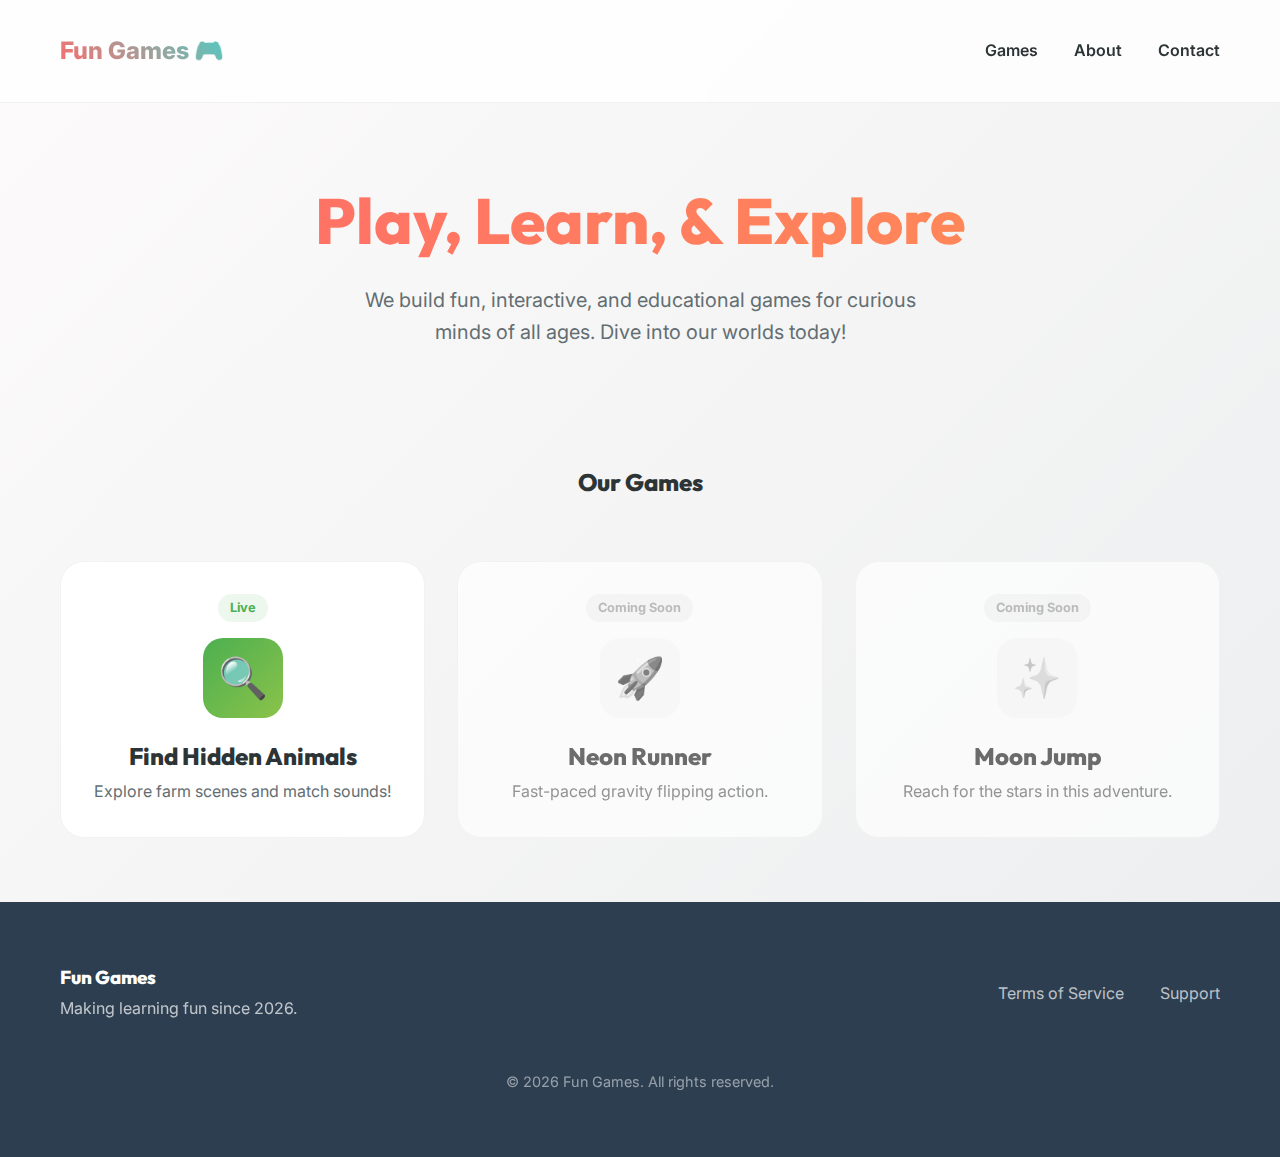
<file: index.html>
<!DOCTYPE html>
<html lang="en">

<head>
    <meta charset="UTF-8">
    <meta name="viewport" content="width=device-width, initial-scale=1.0">
    <title>Fun Games | Create. Play. Explore.</title>
    <link rel="preconnect" href="https://fonts.googleapis.com">
    <link rel="preconnect" href="https://fonts.gstatic.com" crossorigin>
    <link href="https://fonts.googleapis.com/css2?family=Inter:wght@400;600&family=Outfit:wght@700;900&display=swap"
        rel="stylesheet">
    <link rel="stylesheet" href="style.css">
</head>

<body>
    <header>
        <div class="container">
            <nav>
                <div class="logo">Fun Games 🎮</div>
                <div class="nav-links">
                    <a href="#">Games</a>
                    <a href="#">About</a>
                    <a href="#">Contact</a>
                </div>
            </nav>
        </div>
    </header>

    <main>
        <section class="hero">
            <div class="container">
                <h1>Play, Learn, & Explore</h1>
                <p>We build fun, interactive, and educational games for curious minds of all ages. Dive into our worlds
                    today!</p>
            </div>
        </section>

        <section id="games" class="container">
            <h2 style="text-align: center; margin-bottom: 2rem;">Our Games</h2>

            <div class="games-grid">
                <!-- Game 1: Find Hidden Animals -->
                <a href="findhiddenanimals/index.html" class="game-card-mini">
                    <span class="status-badge status-live">Live</span>
                    <div class="icon" style="background: linear-gradient(135deg, #4CAF50, #8BC34A); color: white;">🔍
                    </div>
                    <h3>Find Hidden Animals</h3>
                    <p>Explore farm scenes and match sounds!</p>
                </a>

                <!-- Game 2: Coming Soon -->
                <div class="game-card-mini unavailable">
                    <span class="status-badge status-coming">Coming Soon</span>
                    <div class="icon">🚀</div>
                    <h3>Neon Runner</h3>
                    <p>Fast-paced gravity flipping action.</p>
                </div>

                <!-- Game 3: Coming Soon -->
                <div class="game-card-mini unavailable">
                    <span class="status-badge status-coming">Coming Soon</span>
                    <div class="icon">✨</div>
                    <h3>Moon Jump</h3>
                    <p>Reach for the stars in this adventure.</p>
                </div>
            </div>
        </section>
    </main>

    <footer>
        <div class="container">
            <div class="footer-content">
                <div class="footer-logo">
                    <h3 style="margin-bottom: 0.5rem;">Fun Games</h3>
                    <p style="opacity: 0.7;">Making learning fun since 2026.</p>
                </div>
                <div class="footer-links">
                    <!-- Global privacy policy not really needed if per-app, but good to have -->
                    <!-- <a href="#">Privacy Policy</a> -->
                    <a href="#">Terms of Service</a>
                    <a href="#">Support</a>
                </div>
            </div>
            <div style="text-align: center; margin-top: 3rem; opacity: 0.5; font-size: 0.9rem;">
                © 2026 Fun Games. All rights reserved.
            </div>
        </div>
    </footer>
</body>

</html>
</file>
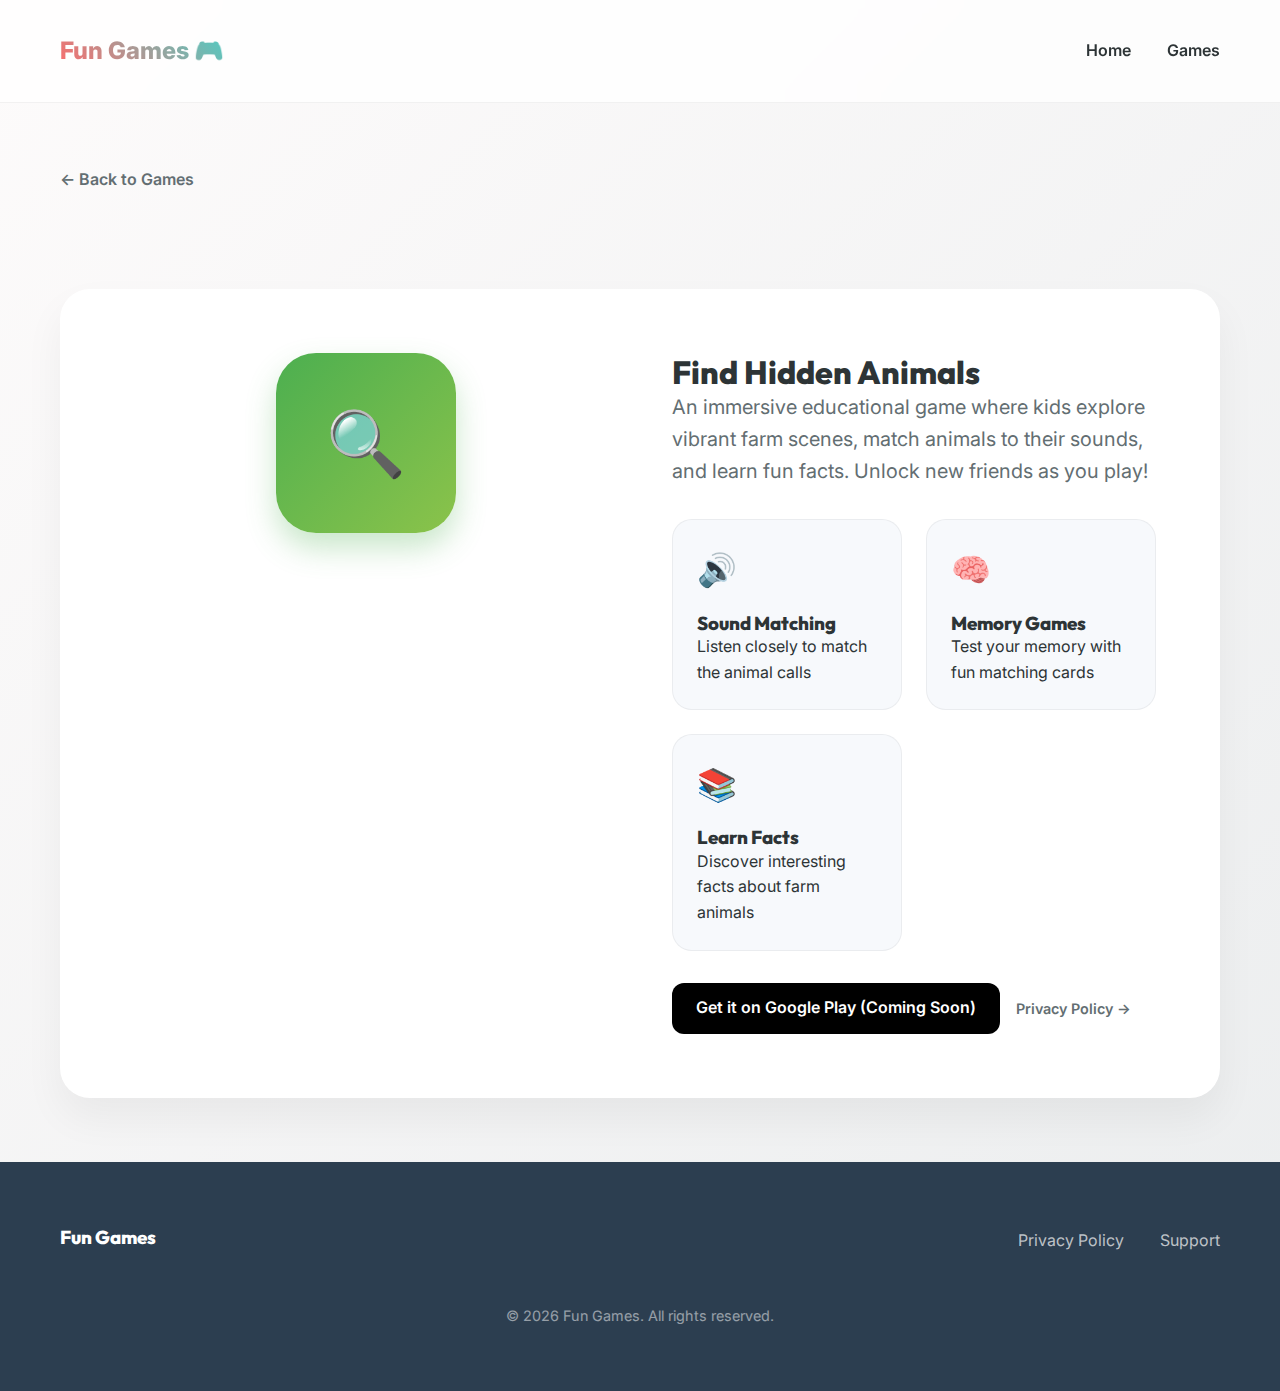
<file: findhiddenanimals/index.html>
<!DOCTYPE html>
<html lang="en">

<head>
    <meta charset="UTF-8">
    <meta name="viewport" content="width=device-width, initial-scale=1.0">
    <title>Find Hidden Animals | Fun Games</title>
    <link rel="preconnect" href="https://fonts.googleapis.com">
    <link rel="preconnect" href="https://fonts.gstatic.com" crossorigin>
    <link href="https://fonts.googleapis.com/css2?family=Inter:wght@400;600&family=Outfit:wght@700;900&display=swap"
        rel="stylesheet">
    <link rel="stylesheet" href="../style.css">
</head>

<body>
    <header>
        <div class="container">
            <nav>
                <div class="logo" onclick="window.location.href='../index.html'">Fun Games 🎮</div>
                <div class="nav-links">
                    <a href="../index.html">Home</a>
                    <a href="../index.html#games">Games</a>
                </div>
            </nav>
        </div>
    </header>

    <main>
        <section class="container" style="padding-top: 4rem;">
            <a href="../index.html"
                style="text-decoration: none; color: var(--text-light); font-weight: 600; display: inline-block; margin-bottom: 2rem;">←
                Back to Games</a>

            <div class="app-showcase">
                <div class="app-image-container">
                    <div class="app-icon" style="background: linear-gradient(135deg, #4CAF50, #8BC34A); color: white;">
                        🔍</div>
                </div>
                <div class="app-content">
                    <h1>Find Hidden Animals</h1>
                    <p style="font-size: 1.25rem; margin-bottom: 2rem; color: var(--text-light);">An immersive
                        educational game where kids explore vibrant farm scenes, match animals to their sounds, and
                        learn fun facts. Unlock new friends as you play!</p>

                    <div class="features-grid">
                        <div class="feature-card">
                            <div class="feature-icon">🔊</div>
                            <h3>Sound Matching</h3>
                            <p>Listen closely to match the animal calls</p>
                        </div>
                        <div class="feature-card">
                            <div class="feature-icon">🧠</div>
                            <h3>Memory Games</h3>
                            <p>Test your memory with fun matching cards</p>
                        </div>
                        <div class="feature-card">
                            <div class="feature-icon">📚</div>
                            <h3>Learn Facts</h3>
                            <p>Discover interesting facts about farm animals</p>
                        </div>
                    </div>

                    <div class="download-badges" style="align-items: center;">
                        <a href="#" class="store-button">
                            <span>Get it on Google Play (Coming Soon)</span>
                        </a>
                        <a href="privacy.html"
                            style="color: var(--text-light); text-decoration: none; font-weight: 600; font-size: 0.9rem;">Privacy
                            Policy →</a>
                    </div>
                </div>
            </div>
        </section>
    </main>

    <footer>
        <div class="container">
            <div class="footer-content">
                <div class="footer-logo">
                    <h3 style="margin-bottom: 0.5rem;">Fun Games</h3>
                </div>
                <div class="footer-links">
                    <a href="privacy.html">Privacy Policy</a>
                    <a href="#">Support</a>
                </div>
            </div>
            <div style="text-align: center; margin-top: 3rem; opacity: 0.5; font-size: 0.9rem;">
                © 2026 Fun Games. All rights reserved.
            </div>
        </div>
    </footer>
</body>

</html>
</file>
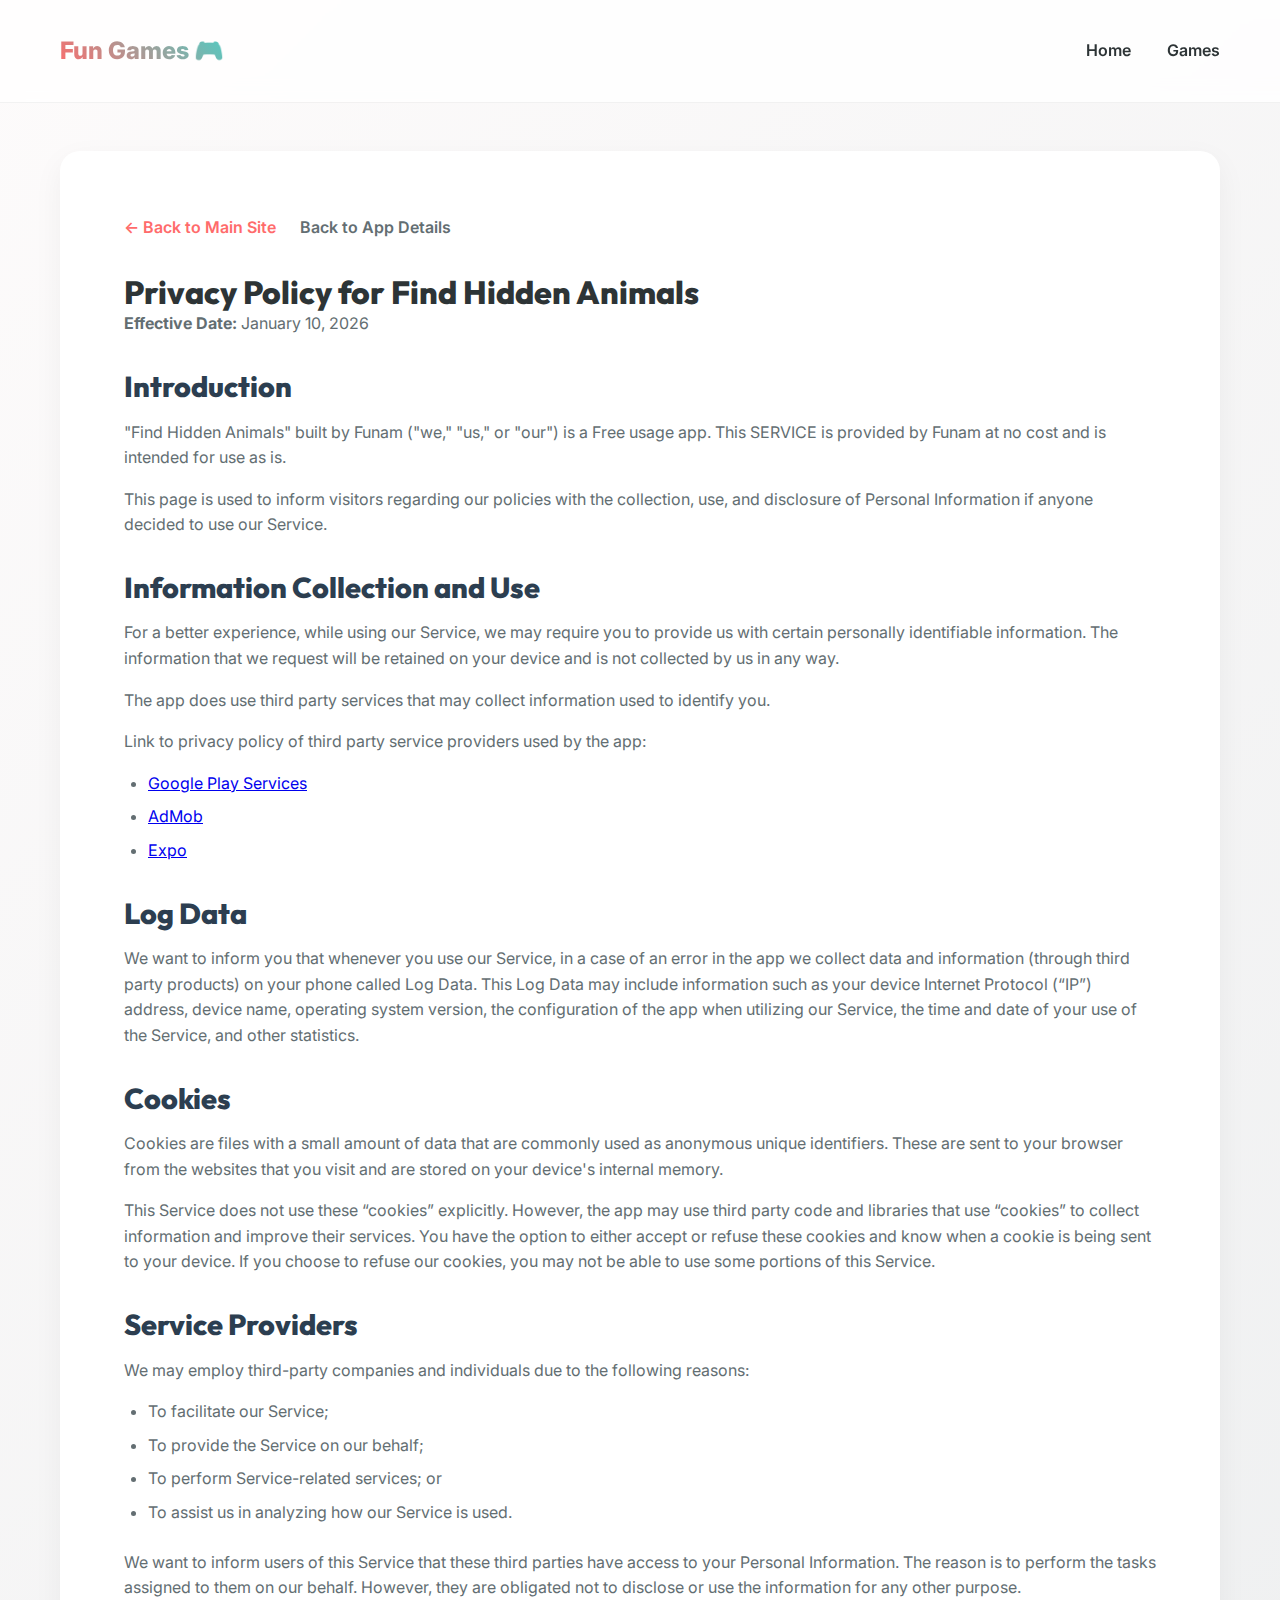
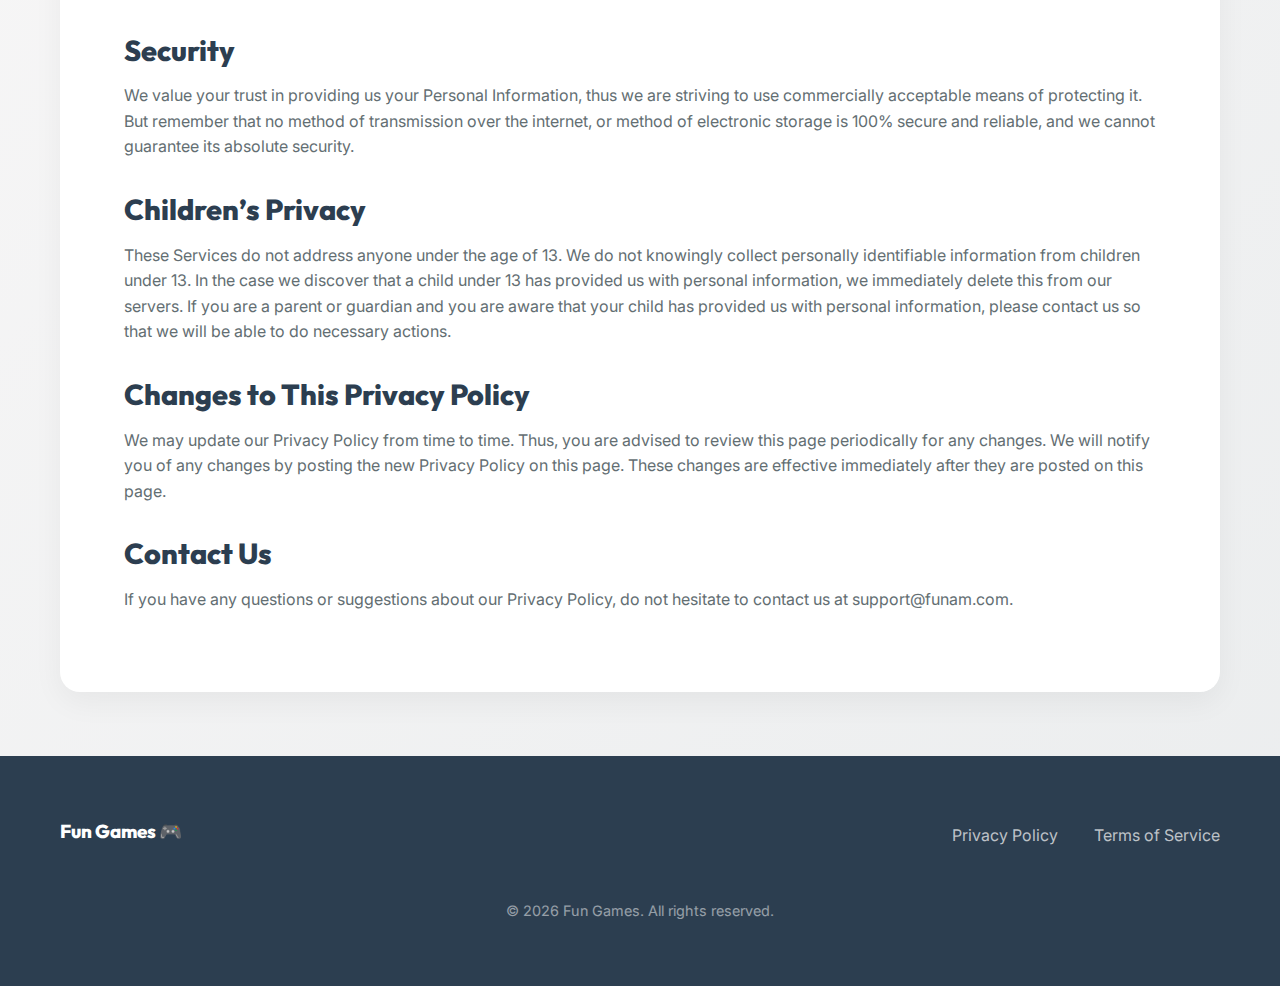
<file: findhiddenanimals/privacy.html>
<!DOCTYPE html>
<html lang="en">

<head>
    <meta charset="UTF-8">
    <meta name="viewport" content="width=device-width, initial-scale=1.0">
    <title>Privacy Policy | Find Hidden Animals</title>
    <link rel="preconnect" href="https://fonts.googleapis.com">
    <link rel="preconnect" href="https://fonts.gstatic.com" crossorigin>
    <link href="https://fonts.googleapis.com/css2?family=Inter:wght@400;600&family=Outfit:wght@700;900&display=swap"
        rel="stylesheet">
    <link rel="stylesheet" href="../style.css">
</head>

<body>
    <header>
        <div class="container">
            <nav>
                <div class="logo" onclick="window.location.href='../index.html'">Fun Games 🎮</div>
                <div class="nav-links">
                    <a href="../index.html">Home</a>
                    <a href="#">Games</a>
                </div>
            </nav>
        </div>
    </header>

    <main class="container">
        <div class="policy-content">
            <div style="margin-bottom: 2rem; display: flex; gap: 1.5rem;">
                <a href="../index.html" style="text-decoration: none; color: var(--primary); font-weight: 600;">← Back
                    to Main Site</a>
                <a href="index.html" style="text-decoration: none; color: var(--text-light); font-weight: 600;">Back to
                    App Details</a>
            </div>

            <h1>Privacy Policy for Find Hidden Animals</h1>
            <p><strong>Effective Date:</strong> January 10, 2026</p>

            <h2>Introduction</h2>
            <p>"Find Hidden Animals" built by Funam ("we," "us," or "our") is a Free usage app. This SERVICE is provided
                by Funam at no cost and is intended for use as is.</p>
            <p>This page is used to inform visitors regarding our policies with the collection, use, and disclosure of
                Personal Information if anyone decided to use our Service.</p>

            <h2>Information Collection and Use</h2>
            <p>For a better experience, while using our Service, we may require you to provide us with certain
                personally identifiable information. The information that we request will be retained on your device and
                is not collected by us in any way.</p>
            <p>The app does use third party services that may collect information used to identify you.</p>

            <p>Link to privacy policy of third party service providers used by the app:</p>
            <ul>
                <li><a href="https://www.google.com/policies/privacy/">Google Play Services</a></li>
                <li><a href="https://support.google.com/admob/answer/6128543?hl=en">AdMob</a></li>
                <li><a href="https://expo.io/privacy">Expo</a></li>
            </ul>

            <h2>Log Data</h2>
            <p>We want to inform you that whenever you use our Service, in a case of an error in the app we collect data
                and information (through third party products) on your phone called Log Data. This Log Data may include
                information such as your device Internet Protocol (“IP”) address, device name, operating system version,
                the configuration of the app when utilizing our Service, the time and date of your use of the Service,
                and other statistics.</p>

            <h2>Cookies</h2>
            <p>Cookies are files with a small amount of data that are commonly used as anonymous unique identifiers.
                These are sent to your browser from the websites that you visit and are stored on your device's internal
                memory.</p>
            <p>This Service does not use these “cookies” explicitly. However, the app may use third party code and
                libraries that use “cookies” to collect information and improve their services. You have the option to
                either accept or refuse these cookies and know when a cookie is being sent to your device. If you choose
                to refuse our cookies, you may not be able to use some portions of this Service.</p>

            <h2>Service Providers</h2>
            <p>We may employ third-party companies and individuals due to the following reasons:</p>
            <ul>
                <li>To facilitate our Service;</li>
                <li>To provide the Service on our behalf;</li>
                <li>To perform Service-related services; or</li>
                <li>To assist us in analyzing how our Service is used.</li>
            </ul>
            <p>We want to inform users of this Service that these third parties have access to your Personal
                Information. The reason is to perform the tasks assigned to them on our behalf. However, they are
                obligated not to disclose or use the information for any other purpose.</p>

            <h2>Security</h2>
            <p>We value your trust in providing us your Personal Information, thus we are striving to use commercially
                acceptable means of protecting it. But remember that no method of transmission over the internet, or
                method of electronic storage is 100% secure and reliable, and we cannot guarantee its absolute security.
            </p>

            <h2>Children’s Privacy</h2>
            <p>These Services do not address anyone under the age of 13. We do not knowingly collect personally
                identifiable information from children under 13. In the case we discover that a child under 13 has
                provided us with personal information, we immediately delete this from our servers. If you are a parent
                or guardian and you are aware that your child has provided us with personal information, please contact
                us so that we will be able to do necessary actions.</p>

            <h2>Changes to This Privacy Policy</h2>
            <p>We may update our Privacy Policy from time to time. Thus, you are advised to review this page
                periodically for any changes. We will notify you of any changes by posting the new Privacy Policy on
                this page. These changes are effective immediately after they are posted on this page.</p>

            <h2>Contact Us</h2>
            <p>If you have any questions or suggestions about our Privacy Policy, do not hesitate to contact us at
                support@funam.com.</p>
        </div>
    </main>

    <footer>
        <div class="container">
            <div class="footer-content">
                <div class="footer-logo">
                    <h3 style="margin-bottom: 0.5rem;">Fun Games 🎮</h3>
                </div>
                <div class="footer-links">
                    <a href="privacy.html">Privacy Policy</a>
                    <a href="#">Terms of Service</a>
                </div>
            </div>
            <div style="text-align: center; margin-top: 3rem; opacity: 0.5; font-size: 0.9rem;">
                © 2026 Fun Games. All rights reserved.
            </div>
        </div>
    </footer>
</body>

</html>
</file>
<file: style.css>
:root {
  --primary: #FF6B6B;
  --secondary: #4ECDC4;
  --accent: #FFE66D;
  --dark: #2C3E50;
  --light: #F7F9FC;
  --glass-bg: rgba(255, 255, 255, 0.1);
  --glass-border: rgba(255, 255, 255, 0.2);
  --text-main: #2D3436;
  --text-light: #636E72;
}

* {
  margin: 0;
  padding: 0;
  box-sizing: border-box;
}

body {
  font-family: 'Inter', system-ui, -apple-system, sans-serif;
  background: linear-gradient(135deg, #fdfbfb 0%, #ebedee 100%);
  color: var(--text-main);
  line-height: 1.6;
}

h1,
h2,
h3 {
  font-family: 'Outfit', sans-serif;
  font-weight: 800;
  line-height: 1.2;
}

.container {
  max-width: 1200px;
  margin: 0 auto;
  padding: 0 20px;
}

/* Header */
header {
  padding: 2rem 0;
  background: rgba(255, 255, 255, 0.8);
  backdrop-filter: blur(10px);
  position: sticky;
  top: 0;
  z-index: 100;
  border-bottom: 1px solid rgba(0, 0, 0, 0.05);
}

nav {
  display: flex;
  justify-content: space-between;
  align-items: center;
}

.logo {
  font-size: 1.5rem;
  font-weight: 800;
  background: linear-gradient(45deg, var(--primary), var(--secondary));
  -webkit-background-clip: text;
  -webkit-text-fill-color: transparent;
  cursor: pointer;
}

.nav-links a {
  text-decoration: none;
  color: var(--text-main);
  font-weight: 600;
  margin-left: 2rem;
  transition: color 0.3s;
}

.nav-links a:hover {
  color: var(--primary);
}

/* Hero Section */
.hero {
  padding: 5rem 0;
  text-align: center;
  position: relative;
  overflow: hidden;
}

.hero h1 {
  font-size: 4rem;
  margin-bottom: 1.5rem;
  background: linear-gradient(to right, var(--primary), #FF8E53);
  -webkit-background-clip: text;
  -webkit-text-fill-color: transparent;
}

.hero p {
  font-size: 1.25rem;
  color: var(--text-light);
  max-width: 600px;
  margin: 0 auto 2.5rem;
}

.cta-button {
  display: inline-block;
  padding: 1rem 2.5rem;
  background: var(--primary);
  color: white;
  text-decoration: none;
  border-radius: 50px;
  font-weight: 700;
  font-size: 1.1rem;
  box-shadow: 0 10px 20px rgba(255, 107, 107, 0.3);
  transition: transform 0.3s, box-shadow 0.3s;
}

.cta-button:hover {
  transform: translateY(-2px);
  box-shadow: 0 15px 30px rgba(255, 107, 107, 0.4);
}

/* Games Grid */
.games-grid {
  display: grid;
  grid-template-columns: repeat(auto-fit, minmax(300px, 1fr));
  gap: 2rem;
  margin: 4rem 0;
}

.game-card-mini {
  background: white;
  border-radius: 24px;
  padding: 2rem;
  text-align: center;
  transition: transform 0.3s, box-shadow 0.3s;
  border: 1px solid rgba(0, 0, 0, 0.05);
  cursor: pointer;
  text-decoration: none;
  display: block;
  color: inherit;
  position: relative;
  overflow: hidden;
}

.game-card-mini:hover {
  transform: translateY(-5px);
  box-shadow: 0 15px 30px rgba(0, 0, 0, 0.1);
}

.game-card-mini .icon {
  width: 80px;
  height: 80px;
  border-radius: 20px;
  margin: 0 auto 1.5rem;
  display: flex;
  align-items: center;
  justify-content: center;
  font-size: 2.5rem;
  background: var(--light);
}

.game-card-mini h3 {
  margin-bottom: 0.5rem;
  font-size: 1.5rem;
}

.game-card-mini p {
  color: var(--text-light);
  font-size: 1rem;
}

.status-badge {
  display: inline-block;
  padding: 0.25rem 0.75rem;
  border-radius: 20px;
  font-size: 0.8rem;
  font-weight: 700;
  margin-bottom: 1rem;
}

.status-live {
  background: rgba(76, 175, 80, 0.1);
  color: #4CAF50;
}

.status-coming {
  background: rgba(255, 152, 0, 0.1);
  color: #FF9800;
}

.unavailable {
  filter: grayscale(1);
  opacity: 0.7;
  pointer-events: none;
}

/* Featured App / Details */
.app-showcase {
  background: white;
  border-radius: 30px;
  padding: 4rem;
  margin: 4rem auto;
  box-shadow: 0 20px 40px rgba(0, 0, 0, 0.05);
  display: flex;
  align-items: flex-start;
  gap: 4rem;
}

.app-content {
  flex: 1;
}

.app-image-container {
  flex: 1;
  display: flex;
  justify-content: center;
}

.app-icon {
  width: 180px;
  height: 180px;
  border-radius: 40px;
  background: linear-gradient(135deg, #4CAF50, #8BC34A);
  display: flex;
  align-items: center;
  justify-content: center;
  font-size: 4rem;
  margin-bottom: 1.5rem;
  box-shadow: 0 15px 30px rgba(76, 175, 80, 0.3);
}

.features-grid {
  display: grid;
  grid-template-columns: repeat(auto-fit, minmax(200px, 1fr));
  gap: 1.5rem;
  margin-top: 2rem;
}

.feature-card {
  padding: 1.5rem;
  border-radius: 20px;
  background: var(--light);
  border: 1px solid rgba(0, 0, 0, 0.05);
}

.feature-icon {
  font-size: 2rem;
  margin-bottom: 1rem;
}

.download-badges {
  display: flex;
  gap: 1rem;
  margin-top: 2rem;
}

.store-button {
  display: inline-flex;
  align-items: center;
  padding: 0.8rem 1.5rem;
  background: black;
  color: white;
  text-decoration: none;
  border-radius: 12px;
  font-weight: 600;
  transition: transform 0.2s;
}

.store-button:hover {
  transform: translateY(-2px);
}

/* Footer */
footer {
  background: var(--dark);
  color: white;
  padding: 4rem 0;
  margin-top: 4rem;
}

.footer-content {
  display: flex;
  justify-content: space-between;
  align-items: center;
}

.footer-links a {
  color: rgba(255, 255, 255, 0.7);
  text-decoration: none;
  margin-left: 2rem;
  transition: color 0.3s;
}

.footer-links a:hover {
  color: white;
}

/* Privacy Policy Specific */
.policy-content {
  background: white;
  padding: 4rem;
  border-radius: 20px;
  box-shadow: 0 10px 30px rgba(0, 0, 0, 0.05);
  margin: 3rem auto;
}

.policy-content h2 {
  color: var(--dark);
  margin: 2rem 0 1rem;
  font-size: 1.8rem;
}

.policy-content p {
  color: var(--text-light);
  margin-bottom: 1rem;
}

.policy-content ul {
  padding-left: 1.5rem;
  margin-bottom: 1.5rem;
  color: var(--text-light);
}

.policy-content li {
  margin-bottom: 0.5rem;
}

@media (max-width: 768px) {
  .hero h1 {
    font-size: 2.5rem;
  }

  .app-showcase {
    flex-direction: column;
    padding: 2rem;
    text-align: center;
  }

  .app-icon {
    margin: 0 auto 2rem;
  }

  .download-badges {
    justify-content: center;
  }

  .footer-content {
    flex-direction: column;
    gap: 2rem;
  }

  .footer-links {
    text-align: center;
  }

  .footer-links a {
    display: block;
    margin: 1rem 0;
  }

  .nav-links {
    display: none;
  }

  /* Simplified for now */
}
</file>
